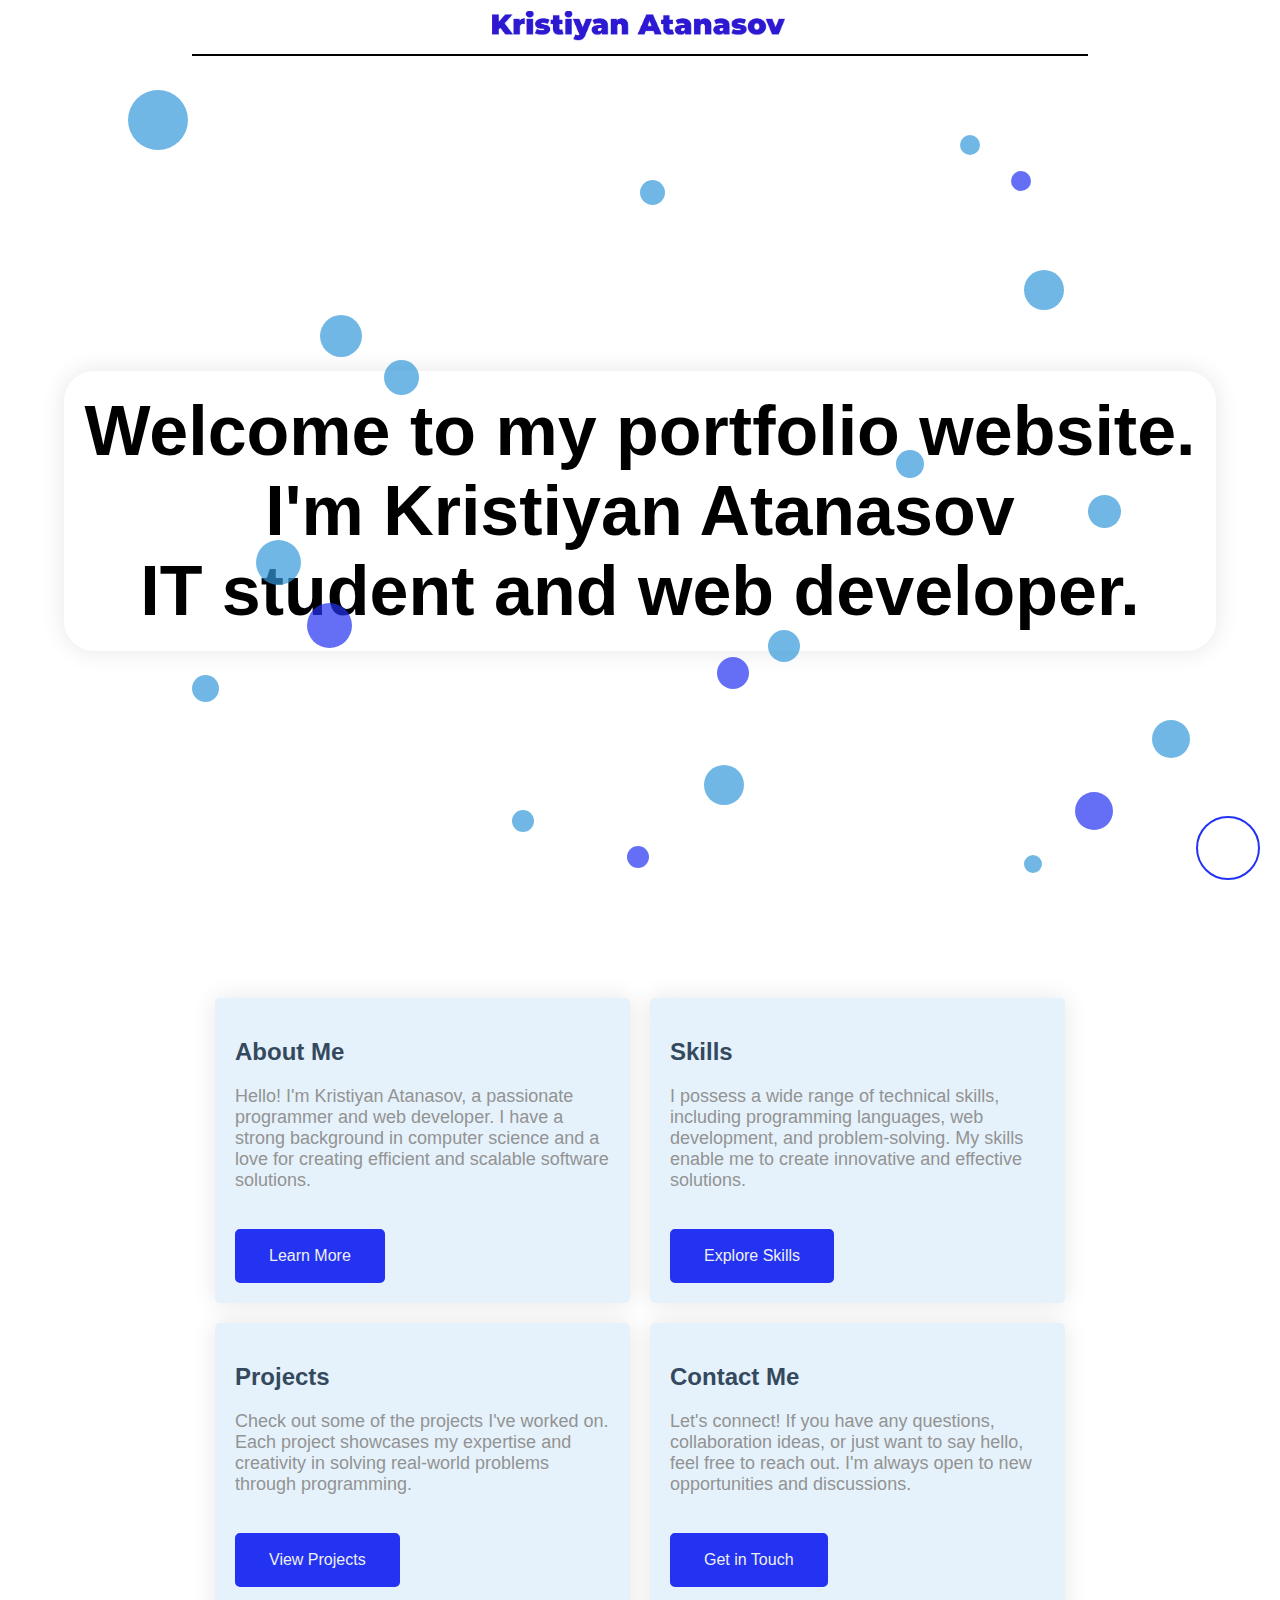
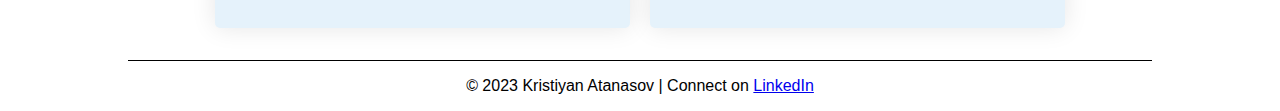
<file: html/index.html>
<!DOCTYPE html>
<html lang="en">
<head>
    <meta charset="UTF-8">
    <meta name="viewport" content="width=device-width, initial-scale=1.0">
    <link rel="stylesheet" href="https://cdnjs.cloudflare.com/ajax/libs/font-awesome/6.5.1/css/all.min.css" integrity="sha512-DTOQO9RWCH3ppGqcWaEA1BIZOC6xxalwEsw9c2QQeAIftl+Vegovlnee1c9QX4TctnWMn13TZye+giMm8e2LwA==" crossorigin="anonymous" referrerpolicy="no-referrer" />
    <title>Kristiyan Atanasov - Portfolio</title>
    <link rel="stylesheet" href="../css/styles.css">
    <script src="../script.js" defer></script>
</head>
<body>

    <div class="bubble bubble-1"></div>
    <div class="bubble bubble-2"></div>
    <div class="bubble bubble-3"></div>
    <div class="bubble bubble-4"></div>
    <div class="bubble bubble-5"></div>
    <div class="bubble bubble-6"></div>
    <div class="bubble bubble-7"></div>
    <div class="bubble bubble-8"></div>
    <div class="bubble bubble-9"></div>
    <div class="bubble bubble-10"></div>
    <div class="bubble bubble-11"></div>
    <div class="bubble bubble-12"></div>
    <div class="bubble bubble-13"></div>
    <div class="bubble bubble-14"></div>
    <div class="bubble bubble-15"></div>
    <div class="bubbles bubble-16"></div>
    <div class="bubbles bubble-17"></div>
    <div class="bubbles bubble-18"></div>
    <div class="bubbles bubble-19"></div>
    <div class="bubbles bubble-20"></div>

    <nav class="navbar">
        <img class="logo" src="../images/logo2 (2).png" alt="Logo">
    </nav>

    <div class="navbar-line"></div>

    <div class="intro-container">
        <h1>Welcome to my portfolio website. <br>I'm Kristiyan Atanasov</br>IT student and web developer.</h1>
    </div>

    <div id="scrollArrow" class="arrow"><i class="fas fa-arrow-down"></i></div>

    <div class="grid-container">
        <div class="grid-item" id="about">
            <h2>About Me</h2>
            <p>
                Hello! I'm Kristiyan Atanasov, a passionate programmer and web developer.
                I have a strong background in computer science and a love for creating efficient and scalable software solutions.
            </p>
            <a href="../html/about.html" class="portfolio-button">Learn More</a>
        </div>

        <div class="grid-item" id="skills">
            <h2>Skills</h2>
            <p>
                I possess a wide range of technical skills, including programming languages, web development,
                and problem-solving. My skills enable me to create innovative and effective solutions.
            </p>
            <a href="../html/skills.html" class="portfolio-button">Explore Skills</a>
        </div>

        <div class="grid-item" id="projects">
            <h2>Projects</h2>
            <p>
                Check out some of the projects I've worked on. Each project showcases my expertise and creativity
                in solving real-world problems through programming.
            </p>
            <a href="../html/projects.html" class="portfolio-button">View Projects</a>
        </div>

        <div class="grid-item" id="contact">
            <h2>Contact Me</h2>
            <p>
                Let's connect! If you have any questions, collaboration ideas, or just want to say hello,
                feel free to reach out. I'm always open to new opportunities and discussions.
            </p>
            <a href="../html/contact.html" class="portfolio-button">Get in Touch</a>
        </div>
    </div>

    <div class="footer-line"></div>

    <footer>
        &copy; 2023 Kristiyan Atanasov | Connect on <a href="https://linkedin.com/in/yourname" target="_blank">LinkedIn</a>
    </footer>

</body>
</html>
</file>
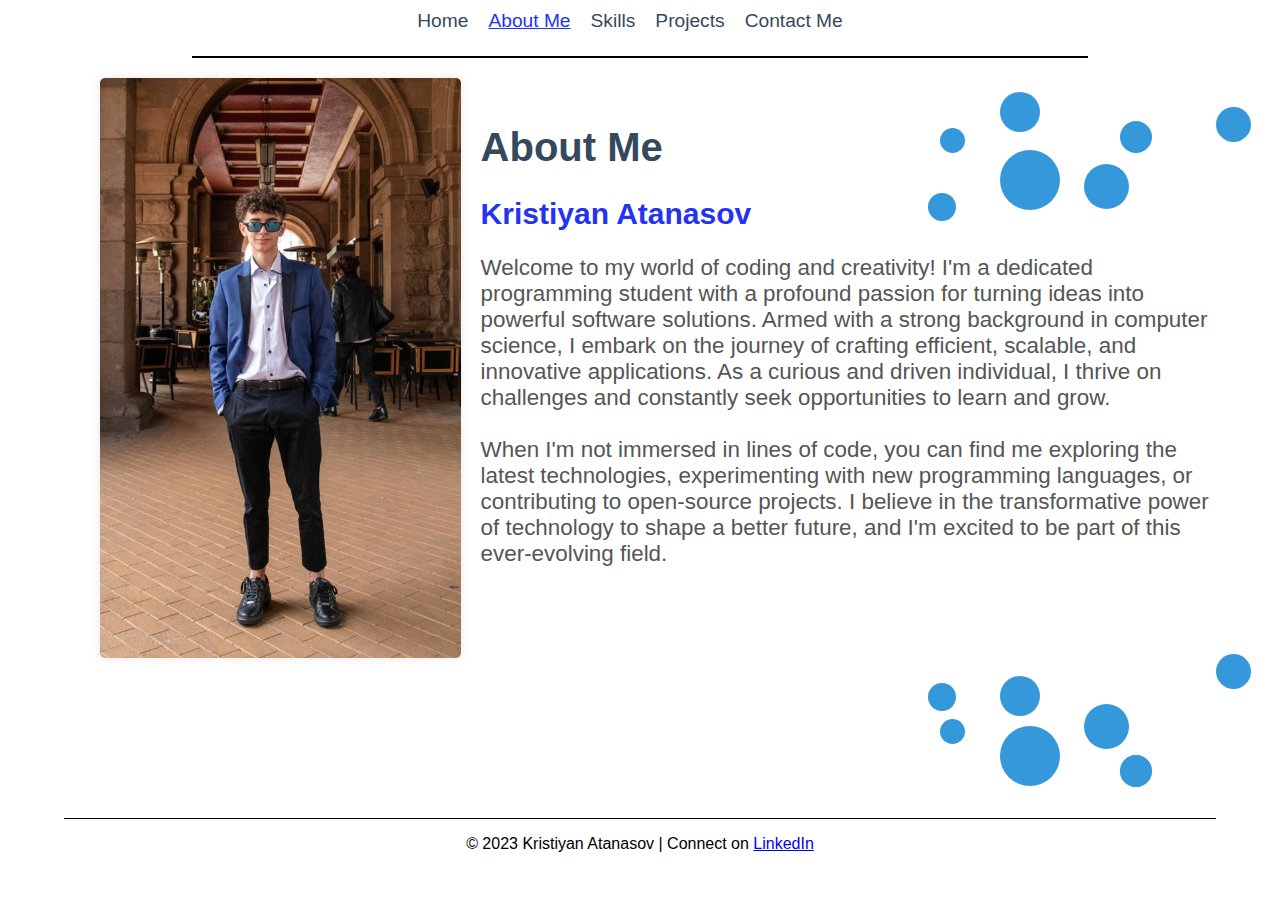
<file: html/about.html>
<!-- about.html -->

<!DOCTYPE html>
<html lang="en">

<head>
    <meta charset="UTF-8">
    <meta name="viewport" content="width=device-width, initial-scale=1.0">
    <title>About Me</title>
    <link rel="stylesheet" href="../css/about.css">
    <link rel="stylesheet" href="https://cdnjs.cloudflare.com/ajax/libs/font-awesome/6.5.1/css/all.min.css" integrity="sha512-DTOQO9RWCH3ppGqcWaEA1BIZOC6xxalwEsw9c2QQeAIftl+Vegovlnee1c9QX4TctnWMn13TZye+giMm8e2LwA==" crossorigin="anonymous" referrerpolicy="no-referrer" />
</head>

<body>

    <nav class="navbar">
        <ul>
            <li><a href="../html/index.html">Home</a></li>
            <li class="active"><a href="../html/about.html">About Me</a></li>
            <li><a href="../html/skills.html">Skills</a></li>
            <li><a href="../html/projects.html">Projects</a></li>
            <li><a href="../html/contact.html">Contact Me</a></li>
        </ul>
    </nav>

    <div class="navbar-line"></div>

    <div class="container" id="about-container">
        <!-- Left grid for the picture -->
        <div id="picture-grid">
            <img src="../images/me.jpg" alt="Your Picture">
        </div>

        <!-- Right grid for the description -->
        <div id="description-grid" class="position-relative">
            <h1>About Me</h1>
            <h2>Kristiyan Atanasov</h2>
            <p>Welcome to my world of coding and creativity! I'm a dedicated programming student with a profound passion for turning ideas into powerful software solutions. Armed with a strong background
                in computer science, I embark on the journey of crafting efficient, scalable, and innovative applications.
                As a curious and driven individual, I thrive on challenges and constantly seek opportunities to learn and grow.

                <br><br>

                When I'm not immersed in lines of code, you can find me exploring the latest technologies, experimenting with
                new programming languages, or contributing to open-source projects. I believe in the transformative power of
                technology to shape a better future, and I'm excited to be part of this ever-evolving field.</p>

            <!-- Social media icons with hover effect -->
            <a href="#" class="social-icon" title="Instagram"><i class="fab fa-instagram"></i></a>
            <a href="#" class="social-icon" title="Twitter"><i class="fab fa-twitter"></i></a>

            <!-- Bubbles -->
            <div class="bubbles bubble-1"></div>
            <div class="bubbles bubble-2"></div>
            <div class="bubbles bubble-3"></div>
            <div class="bubbles bubble-4"></div>
            <div class="bubbles bubble-5"></div>
            <div class="bubbles bubble-6"></div>
            <div class="bubbles bubble-7"></div>
            <div class="bubbles bubble-7"></div>
            <div class="bubbles bubble-8"></div>
            <div class="bubbles bubble-9"></div>
            <div class="bubbles bubble-10"></div>
            <div class="bubbles bubble-11"></div>
            <div class="bubbles bubble-12"></div>
            <div class="bubbles bubble-13"></div>
            <div class="bubbles bubble-14"></div>
        </div>
    </div>

    <div class="footer-line"></div>

    <footer>
        &copy; 2023 Kristiyan Atanasov | Connect on <a href="https://linkedin.com/in/yourname" target="_blank">LinkedIn</a>
    </footer>

</body>

</html>
</file>
<file: css/styles.css>
/* styles.css */

body {
    margin: 0;
    padding: 0;
    font-family: 'Arial', sans-serif;
    background-color: ffffff;
}

.navbar {
    height: 6vh; 
    background-color: ffffff;
    text-align: center;
}

.logo {
    margin-top: 11px;
    height: 30px;
}

.navbar-line {
    width: 70%;
    height: 2px;
    background-color: #000000;
    margin: 0 auto;
}

.intro-container {
    height: 94vh;
    display: flex;
    align-items: center;
    justify-content: center;
    text-align: center;
    padding: 2em;
}

h1 {
    margin: 0;
    font-size: 70px;
    padding: 20px;
    border-radius: 30px;
    box-shadow: 0 0 25px rgba(0, 0, 0, 0.1);
}

.grid-container {
    display: grid;
    grid-template-columns: repeat(2, 1fr);
    grid-template-rows: repeat(2, 1fr);
    gap: 20px;
    padding: 2em;
    max-width: 850px;
    margin: 0 auto;
}

.grid-item {
    background-color: #e5f2fb;
    border-radius: 5px;
    overflow: hidden;
    padding: 20px;
    box-shadow: 0 0 25px rgba(0, 0, 0, 0.1);
}

h2 {
    color: #34495e;
}

p {
    color: #939393;
    font-size: large;
}

.portfolio-button {
    display: inline-block;
    padding: 1em 2em;
    margin-top: 20px;
    text-decoration: none;
    color: #ecf0f1;
    background-color: #2432F2;
    border: 2px solid #2432F2;
    border-radius: 5px;
    font-size: 1em;
    transition: background-color 0.3s ease;
}

.portfolio-button:hover {
    background-color: #1a2bce;
    border: 2px solid #1a2bce;
}

.footer-line{
    width: 80%;
    height: 1px;
    background-color: #000000;
    margin: 0 auto;
}

footer {
    background-color: ffffff;
    color: #000000;
    text-align: center;
    padding: 1em 0;
}

.arrow {
    position: fixed;
    bottom: 20px;
    right: 20px;
    display: flex;
    align-items: center;
    justify-content: center;
    font-size: 24px;
    cursor: pointer;
    color: #2432F2;
    height: 40px;
    width: 40px;
    background-color: #fff;
    border: 2px solid #2432F2;
    border-radius: 50%;
    padding: 10px;
    transition: background-color 0.3s ease;
}

.arrow:hover {
    background-color: #2432F2;
    color: #ecf0f1;
}

.bubble {
    position: absolute;
    background-color: #3498db;
    border-radius: 50%;
    animation: float 5s infinite;
    opacity: 0.7;
}

.bubbles {
    position: absolute;
    background-color: #2432F2;
    border-radius: 50%;
    animation: float 5s infinite;
    opacity: 0.7;
}

.bubble-1 { top: 10%; left: 10%; width: 60px; height: 60px; }
.bubble-2 { top: 20%; left: 50%; width: 25px; height: 25px; }
.bubble-3 { top: 30%; left: 80%; width: 40px; height: 40px; }
.bubble-4 { top: 40%; left: 30%; width: 35px; height: 35px; }
.bubble-5 { top: 50%; left: 70%; width: 28px; height: 28px; }
.bubble-6 { top: 60%; left: 20%; width: 45px; height: 45px; }
.bubble-7 { top: 70%; left: 60%; width: 32px; height: 32px; }
.bubble-8 { top: 80%; left: 90%; width: 38px; height: 38px; }
.bubble-9 { top: 90%; left: 40%; width: 22px; height: 22px; }
.bubble-10 { top: 15%; left: 75%; width: 20px; height: 20px; }
.bubble-11 { top: 35%; left: 25%; width: 42px; height: 42px; }
.bubble-12 { top: 55%; left: 85%; width: 33px; height: 33px; }
.bubble-13 { top: 75%; left: 15%; width: 27px; height: 27px; }
.bubble-14 { top: 85%; left: 55%; width: 40px; height: 40px; }
.bubble-15 { top: 95%; left: 80%; width: 18px; height: 18px; }
.bubble-16 { top: 67%; left: 24%; width: 45px; height: 45px; }
.bubble-17 { top: 73%; left: 56%; width: 32px; height: 32px; }
.bubble-18 { top: 88%; left: 84%; width: 38px; height: 38px; }
.bubble-19 { top: 94%; left: 49%; width: 22px; height: 22px; }
.bubble-20 { top: 19%; left: 79%; width: 20px; height: 20px; }

/* Animation for floating effect */
@keyframes float {
    0%, 100% {
        transform: translateY(0);
    }
    50% {
        transform: translateY(-20px);
    }
}
</file>
<file: css/about.css>
/* styles.css */

body {
    margin: 0;
    padding: 0;
    font-family: 'Arial', sans-serif;
    background-color: #ffffff;
}

nav {
    background-color: #ffffff;
    text-align: center;
    padding: 10px 0;
    height: 4vh;
}

nav ul {
    list-style: none;
    margin: 0;
    padding: 0;
    display: flex;
    justify-content: center;
}

nav ul li {
    display: inline;
    margin-right: 20px;
}

nav a {
    text-decoration: none;
    color: #34495e;
    font-size: 1.2em;
}

.navbar-line {
    width: 70%;
    height: 2px;
    background-color: #000000;
    margin: 0 auto;
}

.container {
    max-width: 900px;
    height: 80vh;
    margin: 20px auto;
    display: flex;
}

#about-text {
    flex: 1;
    padding: 20px;
}

h2 {
    color: #34495e;
}

p {
    color: #555;
    font-size: 1.2em;
}

.footer-line{
    width: 90%;
    height: 0.5px;
    background-color: #000000;
    margin: 0 auto;
}

footer {
    background-color: #ffffff;
    color: #000000;
    text-align: center;
    padding: 1em 0;
}

.logo {
    margin-top: 11px;
    height: 30px;
}

#about-container {
    display: flex;
    max-width: 1200px;
}

#picture-grid {
    flex: 1;
    margin-left: 60px;
}

#picture-grid img {
    height: 580px;
    border-radius: 5px;
    box-shadow: 0 0 10px rgba(0, 0, 0, 0.1);
}

nav ul li.active a {
    text-decoration: underline;
    color: #2432F2;
}

#description-grid {
    padding: 20px;
}

#description-grid h1 {
    font-size: 40px;
    color: #34495e;
}

#description-grid h2 {
    font-size: 30px; 
    color: #2432F2;
}

#description-grid p {
    color: #555;
    font-size: 1.4em;
}

.social-icon {
    font-size: 30px;
    margin-right: 10px;
    color: #555;
    text-decoration: none;
    transition: color 0.3s ease;
}

.social-icon:hover {
    color: #2432F2;
}

#about-container {
    display: flex;
    max-width: 1200px;
    position: relative;
}

.bubbles {
    position: absolute;
    top: 20px;
    right: 20px;
    width: 60px;
    height: 60px;
    background-color: #3498db;
    border-radius: 50%;
    animation: bubble 5s ease-in-out infinite;
}

.bubble-1 { top: 90%; left: 80%; width: 60px; height: 60px; }
.bubble-2 { top: 89%; left: 75%; width: 25px; height: 25px; }
.bubble-3 { top: 83%; left: 80%; width: 40px; height: 40px; }
.bubble-4 { top: 80%; left: 98%; width: 35px; height: 35px; }
.bubble-5 { top: 84%; left: 74%; width: 28px; height: 28px; }
.bubble-6 { top: 87%; left: 87%; width: 45px; height: 45px; }
.bubble-7 { top: 94%; left: 90%; width: 32px; height: 32px; }
.bubble-8 { top: 10%; left: 80%; width: 60px; height: 60px; }
.bubble-9 { top: 7%; left: 75%; width: 25px; height: 25px; }
.bubble-10 { top: 2%; left: 80%; width: 40px; height: 40px; }
.bubble-11 { top: 4%; left: 98%; width: 35px; height: 35px; }
.bubble-12 { top: 16%; left: 74%; width: 28px; height: 28px; }
.bubble-13 { top: 12%; left: 87%; width: 45px; height: 45px; }
.bubble-14 { top: 6%; left: 90%; width: 32px; height: 32px; }
</file>
